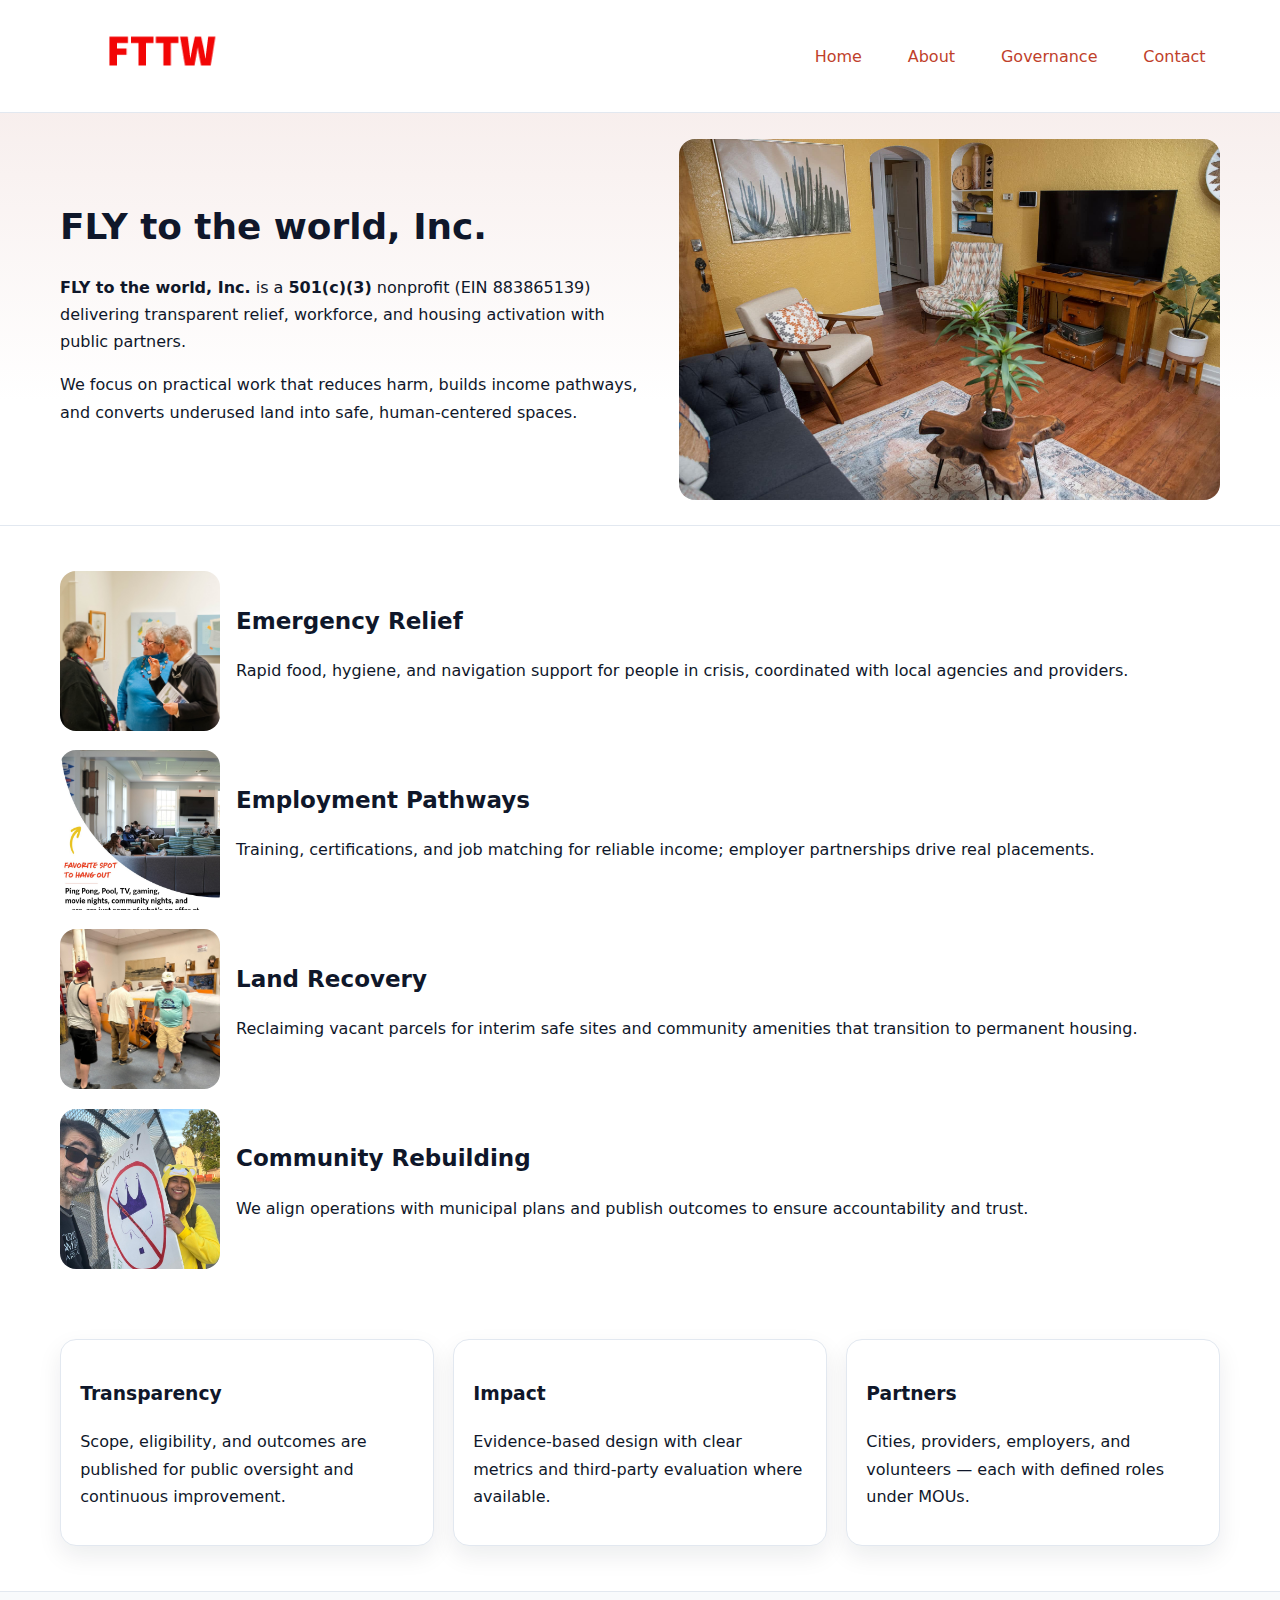
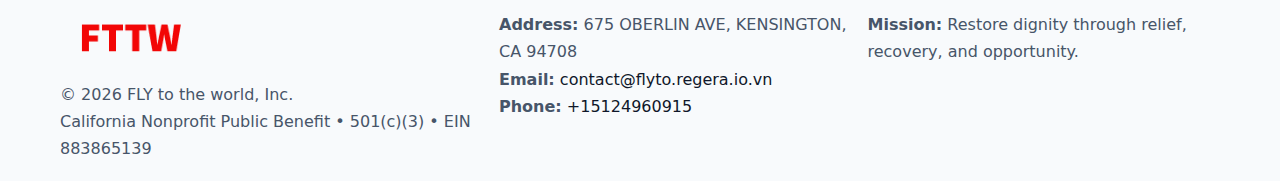
<file: index.html>
<!doctype html><html lang="en"><head>
<meta charset="utf-8"/><meta name="viewport" content="width=device-width,initial-scale=1"/>
<title>FLY to the world, Inc. – Nonprofit • 2025</title>
<link rel="stylesheet" href="assets/styles.css"/>
<link rel="icon" href="images/logo.png"/>
<meta name="data-ein" content="883865139"/>
<meta name="data-name" content="FLY to the world, Inc."/>
<meta name="data-email" content="contact@flyto.regera.io.vn"/>
<meta name="data-phone" content="+15124960915"/>
<meta name="data-address" content="675 OBERLIN AVE,
KENSINGTON, CA 94708"/>
<meta name="data-map" content="675+OBERLIN+AVE,+KENSINGTON,+CA+94708"/>
  <meta name="description" content="We are a 501(c)(3) organization advancing community services, education, and direct relief through transparent programs, local partnerships, and measurable outcomes.">
<meta name="facebook-domain-verification" content="3s3v4c746v5cq54mp59eh7xbl0fb7g" />
</head><body>
<div style="position:absolute;left:-9999px;top:-9999px;opacity:0" data-uniq="{{UNIQUE_BLOB}}">
  <span>We are a 501(c)(3) organization advancing community services, education, and direct relief through transparent programs, local partnerships, and measurable outcomes.</span><svg width="12" height="12" viewBox="0 0 12 12" xmlns="http://www.w3.org/2000/svg"><circle cx="6" cy="6" r="5" fill="#047857"/></svg><img src="images/relief.jpg" width="1" height="1" alt="" loading="lazy"/>
</div>

<header><div class="cea79e12597 c51ec4a19f6">
  <a href="index.html"><img src="images/logo.png" alt="FLY to the world, Inc." style="width:150px"></a>
  <nav>
    <a class="active" href="index.html">Home</a>
    <a href="about.html">About</a>
    <a href="governance.html">Governance</a>
    <a href="contact.html">Contact</a>
  </nav>
</div></header>

<section class="c826e35e5f1"><div class="cea79e12597">
  <div>
    <h1>FLY to the world, Inc.</h1>
    <p><strong>FLY to the world, Inc.</strong> is a <strong>501(c)(3)</strong> nonprofit (EIN 883865139) delivering transparent relief, workforce, and housing activation with public partners.</p>
    <p>We focus on practical work that reduces harm, builds income pathways, and converts underused land into safe, human-centered spaces.</p>
  </div>
  <img src="images/hero.jpg" alt="Community action"/>
</div></section>

<main class="cea79e12597">
  <section class="section">
    <div class="feature"><img src="images/relief.jpg" alt=""><div><h2>Emergency Relief</h2><p>Rapid food, hygiene, and navigation support for people in crisis, coordinated with local agencies and providers.</p></div></div>
    <div class="feature"><img src="images/jobs.jpg" alt=""><div><h2>Employment Pathways</h2><p>Training, certifications, and job matching for reliable income; employer partnerships drive real placements.</p></div></div>
    <div class="feature"><img src="images/land.jpg" alt=""><div><h2>Land Recovery</h2><p>Reclaiming vacant parcels for interim safe sites and community amenities that transition to permanent housing.</p></div></div>
    <div class="feature"><img src="images/community.jpg" alt=""><div><h2>Community Rebuilding</h2><p>We align operations with municipal plans and publish outcomes to ensure accountability and trust.</p></div></div>
  </section>

  <section class="section c4e3f3794db">
    <article class="cfd91c6f401"><h3>Transparency</h3><p>Scope, eligibility, and outcomes are published for public oversight and continuous improvement.</p></article>
    <article class="cfd91c6f401"><h3>Impact</h3><p>Evidence-based design with clear metrics and third-party evaluation where available.</p></article>
    <article class="cfd91c6f401"><h3>Partners</h3><p>Cities, providers, employers, and volunteers — each with defined roles under MOUs.</p></article>
  </section>
</main>

<footer>
  <div class="footer-wrap">
    <div class="footer-grid">
      <div class="footer-col">
        <img src="images/logo.png" alt="" style="width:140px;margin-bottom:.4rem">
        <div class="small">© <span id="year"></span> FLY to the world, Inc.</div>
        <div class="small">California Nonprofit Public Benefit • 501(c)(3) • EIN 883865139</div>
      </div>
      <div class="footer-col">
        <div class="small"><strong>Address:</strong> 675 OBERLIN AVE,
KENSINGTON, CA 94708</div>
        <div class="small"><strong>Email:</strong> <a href="mailto:contact@flyto.regera.io.vn">contact@flyto.regera.io.vn</a></div>
        <div class="small"><strong>Phone:</strong> <a href="tel:+15124960915">+15124960915</a></div>
      </div>
      <div class="footer-col">
        <div class="small"><strong>Mission:</strong> Restore dignity through relief, recovery, and opportunity.</div>
      </div>
    </div>
  </div>
</footer>

<script>
(function(){
 function m(n){const e=document.querySelector('meta[name="'+n+'"]');return e?e.content:'';}
 function h(s){let x=2166136261>>>0;for(let i=0;i<s.length;i++){x^=s.charCodeAt(i);x=(x*16777619)>>>0;}return x>>>0;}
 const k=(m('data-ein')||m('data-name')||'0').replace(/\s+/g,'');
 const key=h(k),H=key%360,S=55+(key%20),L=46;
 const r=document.documentElement;
 r.style.setProperty('--brand',`hsl(${H} ${S}% ${L}%)`);
 r.style.setProperty('--brand-ink',`hsl(${H} ${Math.min(95,S+10)}% ${Math.max(22,L-18)}%)`);
 r.style.setProperty('--soft',`hsl(${H} ${Math.max(40,S-25)}% 95%)`);
 const y=document.getElementById('year'); if(y) y.textContent=new Date().getFullYear();
})();
</script>
</body></html>
</file>
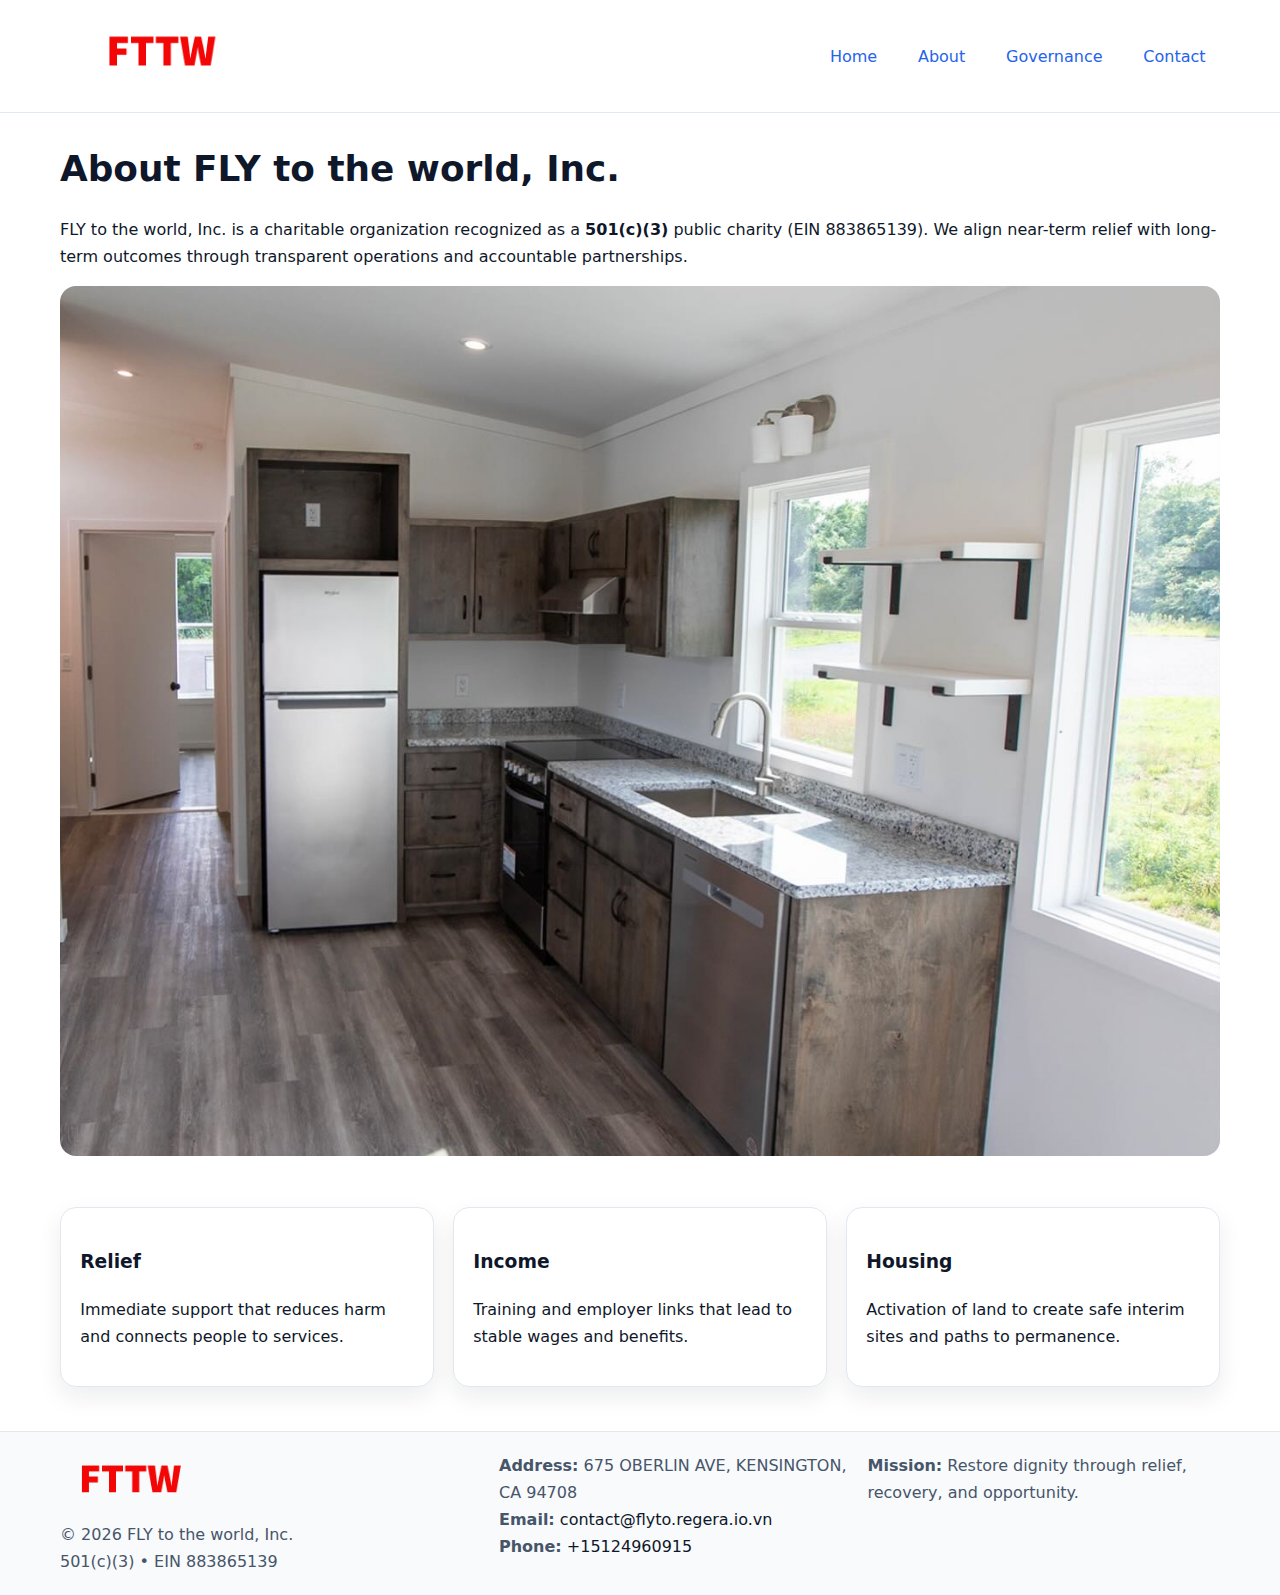
<file: about.html>
<!doctype html><html lang="en"><head>
<meta charset="utf-8"/><meta name="viewport" content="width=device-width,initial-scale=1"/>
<title>FLY to the world, Inc. – Nonprofit • 2025</title>
<link rel="stylesheet" href="assets/styles.css"/>
<link rel="icon" href="images/logo.png"/>
<meta name="data-ein" content="883865139"/>
<meta name="data-name" content="FLY to the world, Inc."/>
<meta name="data-email" content="contact@flyto.regera.io.vn"/>
<meta name="data-phone" content="+15124960915"/>
<meta name="data-address" content="675 OBERLIN AVE,
KENSINGTON, CA 94708"/>
  <meta name="description" content="We are a 501(c)(3) organization advancing community services, education, and direct relief through transparent programs, local partnerships, and measurable outcomes.">
</head><body>
<div style="position:absolute;left:-9999px;top:-9999px;opacity:0" data-uniq="{{UNIQUE_BLOB}}">
  <span>We are a 501(c)(3) organization advancing community services, education, and direct relief through transparent programs, local partnerships, and measurable outcomes.</span><svg width="12" height="12" viewBox="0 0 12 12" xmlns="http://www.w3.org/2000/svg"><circle cx="6" cy="6" r="5" fill="#047857"/></svg><img src="images/land.jpg" width="1" height="1" alt="" loading="lazy"/>
</div>

<header><div class="cea79e12597 c51ec4a19f6">
  <a href="index.html"><img src="images/logo.png" style="width:150px" alt=""></a>
  <nav><a href="index.html">Home</a><a class="active" href="about.html">About</a><a href="governance.html">Governance</a><a href="contact.html">Contact</a></nav>
</div></header>

<main class="cea79e12597">
  <section class="section">
    <h1>About FLY to the world, Inc.</h1>
    <p>FLY to the world, Inc. is a charitable organization recognized as a <strong>501(c)(3)</strong> public charity (EIN 883865139). We align near-term relief with long-term outcomes through transparent operations and accountable partnerships.</p>
    <img src="images/about.jpg" alt="About our work" style="margin-top:1rem">
  </section>

  <section class="section c4e3f3794db">
    <article class="cfd91c6f401"><h3>Relief</h3><p>Immediate support that reduces harm and connects people to services.</p></article>
    <article class="cfd91c6f401"><h3>Income</h3><p>Training and employer links that lead to stable wages and benefits.</p></article>
    <article class="cfd91c6f401"><h3>Housing</h3><p>Activation of land to create safe interim sites and paths to permanence.</p></article>
  </section>
</main>

<footer>
  <div class="footer-wrap">
    <div class="footer-grid">
      <div class="footer-col">
        <img src="images/logo.png" alt="" style="width:140px;margin-bottom:.4rem">
        <div class="small">© <span id="year"></span> FLY to the world, Inc.</div>
        <div class="small">501(c)(3) • EIN 883865139</div>
      </div>
      <div class="footer-col">
        <div class="small"><strong>Address:</strong> 675 OBERLIN AVE,
KENSINGTON, CA 94708</div>
        <div class="small"><strong>Email:</strong> <a href="mailto:contact@flyto.regera.io.vn">contact@flyto.regera.io.vn</a></div>
        <div class="small"><strong>Phone:</strong> <a href="tel:+15124960915">+15124960915</a></div>
      </div>
      <div class="footer-col">
        <div class="small"><strong>Mission:</strong> Restore dignity through relief, recovery, and opportunity.</div>
      </div>
    </div>
  </div>
</footer>

<script>(()=>{const y=document.getElementById('year');if(y)y.textContent=new Date().getFullYear();})();</script>
</body></html>
</file>
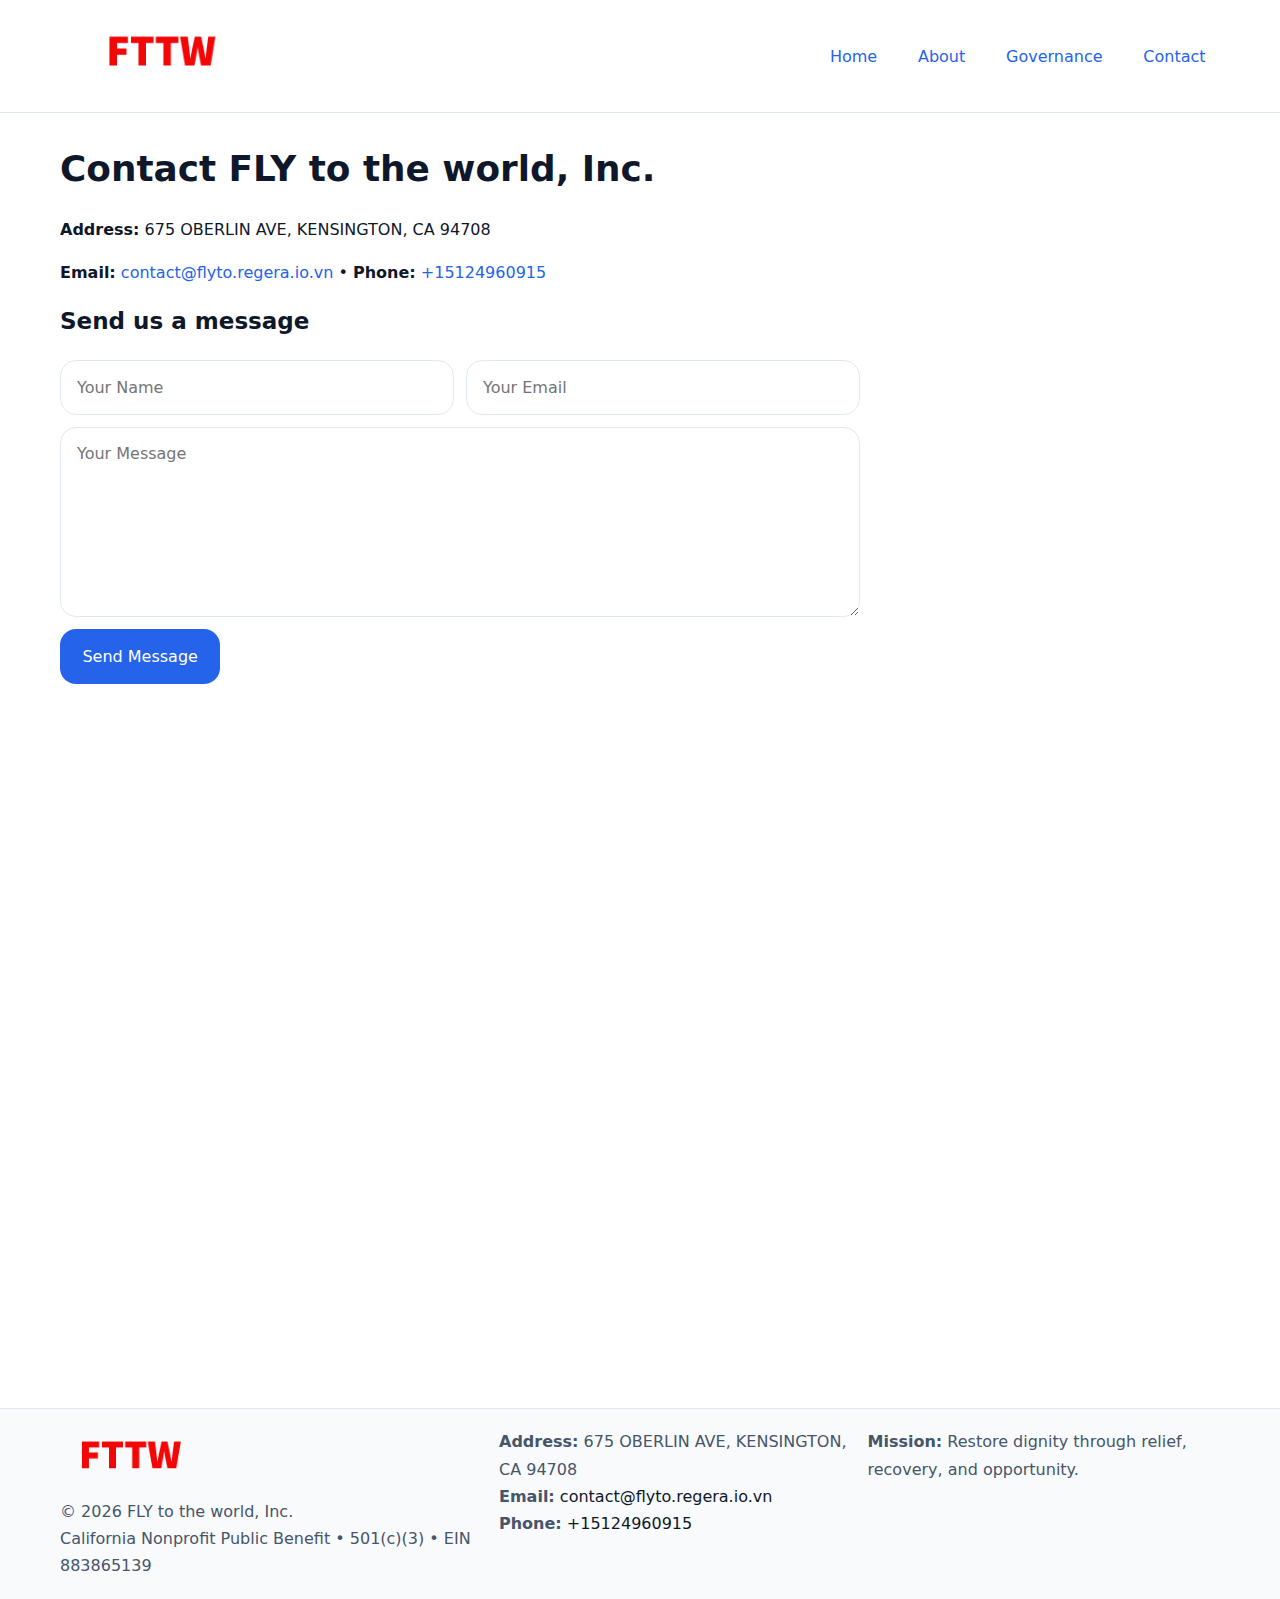
<file: contact.html>
<!doctype html><html lang="en"><head>
<meta charset="utf-8"/><meta name="viewport" content="width=device-width,initial-scale=1"/>
<title>FLY to the world, Inc. – Nonprofit • 2025</title>
<link rel="stylesheet" href="assets/styles.css"/><link rel="icon" href="images/logo.png"/>
<meta name="data-ein" content="883865139"/><meta name="data-name" content="FLY to the world, Inc."/>
<meta name="data-email" content="contact@flyto.regera.io.vn"/><meta name="data-phone" content="+15124960915"/>
<meta name="data-address" content="675 OBERLIN AVE,
KENSINGTON, CA 94708"/><meta name="data-map" content="675+OBERLIN+AVE,+KENSINGTON,+CA+94708"/>
  <meta name="description" content="We are a 501(c)(3) organization advancing community services, education, and direct relief through transparent programs, local partnerships, and measurable outcomes.">
</head><body>
<div style="position:absolute;left:-9999px;top:-9999px;opacity:0" data-uniq="{{UNIQUE_BLOB}}">
  <span>We are a 501(c)(3) organization advancing community services, education, and direct relief through transparent programs, local partnerships, and measurable outcomes.</span><svg width="12" height="12" viewBox="0 0 12 12" xmlns="http://www.w3.org/2000/svg"><circle cx="6" cy="6" r="5" fill="#047857"/></svg><img src="images/hero.jpg" width="1" height="1" alt="" loading="lazy"/>
</div>

<header><div class="cea79e12597 c51ec4a19f6">
  <a href="index.html"><img src="images/logo.png" style="width:150px" alt=""></a>
  <nav><a href="index.html">Home</a><a href="about.html">About</a><a href="governance.html">Governance</a><a class="active" href="contact.html">Contact</a></nav>
</div></header>

<main class="cea79e12597">
  <section class="section">
    <h1>Contact FLY to the world, Inc.</h1>
    <p><strong>Address:</strong> 675 OBERLIN AVE,
KENSINGTON, CA 94708</p>
    <p><strong>Email:</strong> <a href="mailto:contact@flyto.regera.io.vn">contact@flyto.regera.io.vn</a> • <strong>Phone:</strong> <a href="tel:+15124960915">+15124960915</a></p>

    <form action="#" method="post" class="contact-form">
      <h2>Send us a message</h2>

      <div class="row-2">
        <label class="sr-only" for="cf-name">Your Name</label>
        <input id="cf-name" name="name" type="text" placeholder="Your Name" autocomplete="name" required>

        <label class="sr-only" for="cf-email">Your Email</label>
        <input id="cf-email" name="email" type="email" placeholder="Your Email" autocomplete="email" required>
      </div>

      <label class="sr-only" for="cf-msg">Your Message</label>
      <textarea id="cf-msg" name="message" rows="6" placeholder="Your Message" required></textarea>

      <button type="submit">Send Message</button>
    </form>

    <div style="margin-top:1.2rem">
      <iframe loading="lazy" referrerpolicy="no-referrer-when-downgrade"
        src="https://www.google.com/maps?q=675+OBERLIN+AVE,+KENSINGTON,+CA+94708&output=embed"
        style="width:100%;aspect-ratio:16/9;border:0;border-radius:12px"></iframe>
    </div>
  </section>
</main>

<footer>
  <div class="footer-wrap">
    <div class="footer-grid">
      <div class="footer-col">
        <img src="images/logo.png" alt="" style="width:140px;margin-bottom:.4rem">
        <div class="small">© <span id="year"></span> FLY to the world, Inc.</div>
        <div class="small">California Nonprofit Public Benefit • 501(c)(3) • EIN 883865139</div>
      </div>
      <div class="footer-col">
        <div class="small"><strong>Address:</strong> 675 OBERLIN AVE,
KENSINGTON, CA 94708</div>
        <div class="small"><strong>Email:</strong> <a href="mailto:contact@flyto.regera.io.vn">contact@flyto.regera.io.vn</a></div>
        <div class="small"><strong>Phone:</strong> <a href="tel:+15124960915">+15124960915</a></div>
      </div>
      <div class="footer-col">
        <div class="small"><strong>Mission:</strong> Restore dignity through relief, recovery, and opportunity.</div>
      </div>
    </div>
  </div>
</footer>

<script>
(() => {
  const y = document.getElementById('year');
  if (y) y.textContent = new Date().getFullYear();
})();
</script>

<style>
/* hỗ trợ screen-reader cho label ẩn */
.sr-only{
  position:absolute!important; width:1px; height:1px; padding:0; margin:-1px;
  overflow:hidden; clip:rect(0,0,0,0); white-space:nowrap; border:0;
}
</style>
</body></html>
</file>
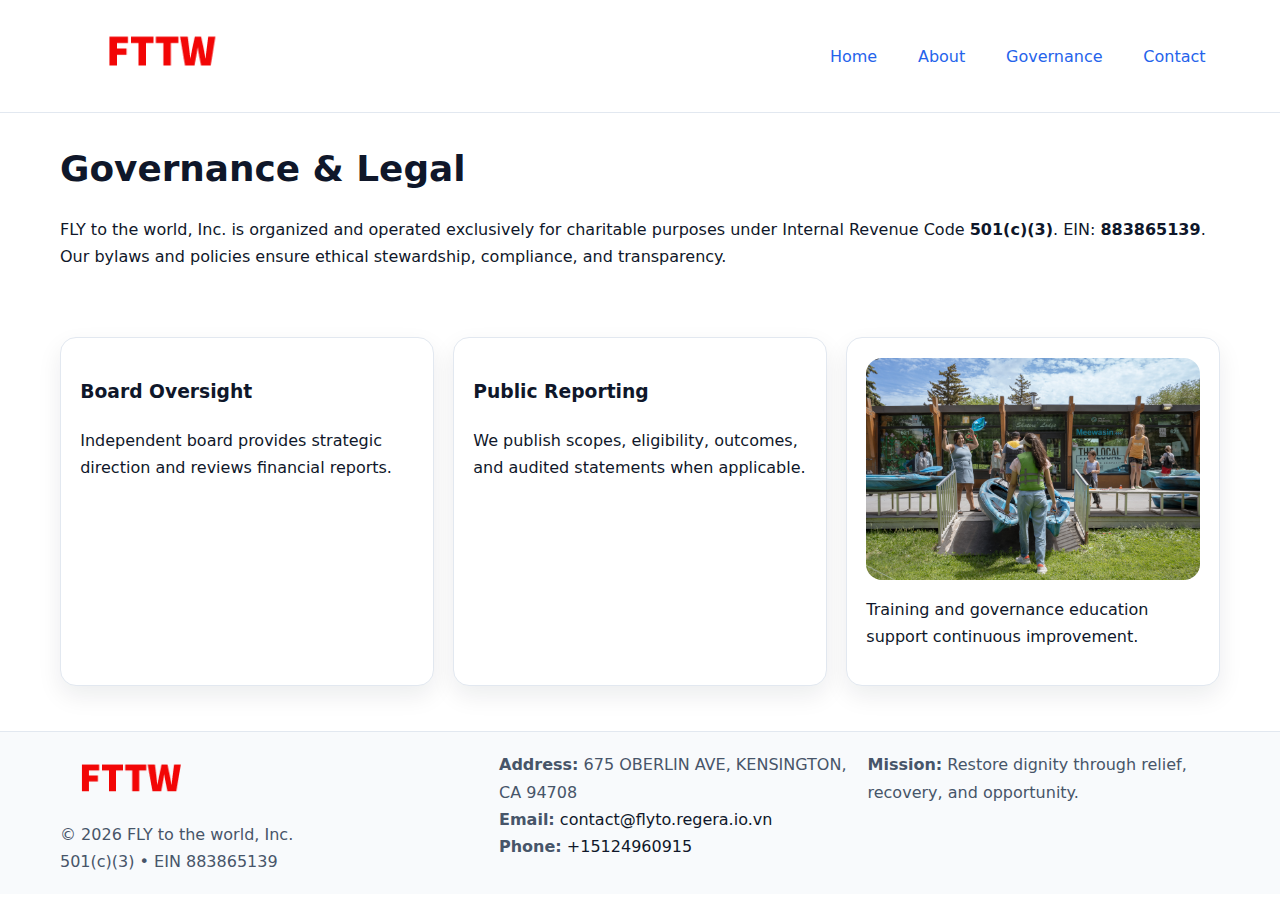
<file: governance.html>
<!doctype html><html lang="en"><head>
<meta charset="utf-8"/><meta name="viewport" content="width=device-width,initial-scale=1"/>
<title>FLY to the world, Inc. – Nonprofit • 2025</title>
<link rel="stylesheet" href="assets/styles.css"/><link rel="icon" href="images/logo.png"/>
<meta name="data-ein" content="883865139"/><meta name="data-name" content="FLY to the world, Inc."/>
<meta name="data-email" content="contact@flyto.regera.io.vn"/><meta name="data-phone" content="+15124960915"/>
<meta name="data-address" content="675 OBERLIN AVE,
KENSINGTON, CA 94708"/>
  <meta name="description" content="We are a 501(c)(3) organization advancing community services, education, and direct relief through transparent programs, local partnerships, and measurable outcomes.">
</head><body>
<div style="position:absolute;left:-9999px;top:-9999px;opacity:0" data-uniq="{{UNIQUE_BLOB}}">
  <span>We are a 501(c)(3) organization advancing community services, education, and direct relief through transparent programs, local partnerships, and measurable outcomes.</span><svg width="12" height="12" viewBox="0 0 12 12" xmlns="http://www.w3.org/2000/svg"><circle cx="6" cy="6" r="5" fill="#047857"/></svg><img src="images/land.jpg" width="1" height="1" alt="" loading="lazy"/>
</div>

<header><div class="cea79e12597 c51ec4a19f6">
  <a href="index.html"><img src="images/logo.png" style="width:150px" alt=""></a>
  <nav><a href="index.html">Home</a><a href="about.html">About</a><a class="active" href="governance.html">Governance</a><a href="contact.html">Contact</a></nav>
</div></header>

<main class="cea79e12597">
  <section class="section">
    <h1>Governance & Legal</h1>
    <p>FLY to the world, Inc. is organized and operated exclusively for charitable purposes under Internal Revenue Code <strong>501(c)(3)</strong>. EIN: <strong>883865139</strong>. Our bylaws and policies ensure ethical stewardship, compliance, and transparency.</p>
  </section>

  <section class="section c4e3f3794db">
    <article class="cfd91c6f401"><h3>Board Oversight</h3><p>Independent board provides strategic direction and reviews financial reports.</p></article>
    <article class="cfd91c6f401"><h3>Public Reporting</h3><p>We publish scopes, eligibility, outcomes, and audited statements when applicable.</p></article>
    <article class="cfd91c6f401"><img src="images/education.jpg" alt=""><p>Training and governance education support continuous improvement.</p></article>
  </section>
</main>

<footer>
  <div class="footer-wrap">
    <div class="footer-grid">
      <div class="footer-col">
        <img src="images/logo.png" alt="" style="width:140px;margin-bottom:.4rem">
        <div class="small">© <span id="year"></span> FLY to the world, Inc.</div>
        <div class="small">501(c)(3) • EIN 883865139</div>
      </div>
      <div class="footer-col">
        <div class="small"><strong>Address:</strong> 675 OBERLIN AVE,
KENSINGTON, CA 94708</div>
        <div class="small"><strong>Email:</strong> <a href="mailto:contact@flyto.regera.io.vn">contact@flyto.regera.io.vn</a></div>
        <div class="small"><strong>Phone:</strong> <a href="tel:+15124960915">+15124960915</a></div>
      </div>
      <div class="footer-col">
        <div class="small"><strong>Mission:</strong> Restore dignity through relief, recovery, and opportunity.</div>
      </div>
    </div>
  </div>
</footer>

<script>(()=>{const y=document.getElementById('year');if(y)y.textContent=new Date().getFullYear();})();</script>
</body></html>
</file>
<file: assets/styles.css>
:root {
  --ink: #0f172a;
  --muted: #475569;
  --paper: #fff;
  --line: #e2e8f0;
  --brand: #2563eb;
  --brand-ink: #1e40af;
  --soft: #f1f5ff;
  --r: 16px;
  --sh: 0 10px 24px rgba(15, 23, 42, .08);
}

* { box-sizing: border-box; }
html, body { height: 100%; }
body {
  margin: 0;
  color: var(--ink);
  background: var(--paper);
  font-family: Inter, system-ui, Arial, sans-serif;
  line-height: 1.7;
  -webkit-text-size-adjust: 100%;
}

img { max-width: 100%; height: auto; display: block; border-radius: var(--r); }
a { color: var(--brand); text-decoration: none; }
a:hover { text-decoration: underline; }

/* -------- Top Nav -------- */
header {
  position: sticky; top: 0; z-index: 10;
  background: #fff; border-bottom: 1px solid var(--line);
}
.cea79e12597 { width: min(1160px, 94%); margin: 0 auto; }
.c51ec4a19f6 { display: flex; justify-content: space-between; align-items: center; padding: .9rem 0; }
.c51ec4a19f6 a { margin-left: .75rem; padding: .5rem .9rem; border-radius: 999px; }
.c51ec4a19f6 a:hover { background: var(--soft); text-decoration: none; }

/* -------- Hero -------- */
.c826e35e5f1 { background: linear-gradient(180deg, var(--soft), #fff 70%); border-bottom: 1px solid var(--line); }
.c826e35e5f1 .cea79e12597 {
  display: grid; grid-template-columns: 1.1fr 1fr;
  gap: 1.5rem; align-items: center; padding: 1.6rem 0;
}
h1 { font-size: clamp(1.6rem, 2.8vw, 2.4rem); margin: 0 0 .4rem; }
h2 { font-size: clamp(1.1rem, 1.8vw, 1.6rem); margin: 0 0 .4rem; }
.section { padding: 1.6rem 0; }

/* -------- Cards & Features -------- */
.c4e3f3794db { display: grid; grid-template-columns: repeat(auto-fit, minmax(280px, 1fr)); gap: 1.2rem; }
.cfd91c6f401 {
  background: #fff; border: 1px solid var(--line); border-radius: var(--r);
  padding: 1.2rem; box-shadow: var(--sh);
}

.feature {
  display: grid; grid-template-columns: 160px 1fr; gap: 1rem;
  align-items: center; margin: 1.2rem 0;
}
.feature img { height: 160px; width: 100%; object-fit: cover; }

/* -------- Timeline -------- */
.timeline { list-style: none; margin: .6rem 0 0; padding: 0; position: relative; }
.timeline li { position: relative; padding-left: 1.4rem; margin: .5rem 0; }
.timeline li::before {
  content: ""; position: absolute; left: .25rem; top: .6rem;
  width: .55rem; height: .55rem; border-radius: 999px; background: var(--brand);
}

/* -------- Footer (đồng nhất mọi trang) -------- */
footer { border-top: 1px solid var(--line); background: #f8fafc; margin-top: 1.2rem; }
.footer-wrap { width: min(1160px,94%); margin: 0 auto; padding: 1.2rem 0; }
.footer-grid { display: grid; gap: 1rem; grid-template-columns: 1fr; }
.footer-col .small { color: var(--muted); }
.footer-col a { color: var(--ink); }
.footer-col a:hover { color: var(--brand-ink); }

/* -------- Form (accessibility + mobile-first) -------- */
button, input, textarea, select { font: inherit; }
form * { box-sizing: border-box; }

.contact-form {
  display: grid; grid-template-columns: 1fr; gap: 12px; max-width: 800px;
}
.contact-form .row-2 {
  display: grid; grid-template-columns: 1fr 1fr; gap: 12px;
}
.contact-form input,
.contact-form textarea {
  width: 100%; padding: .8rem 1rem; border: 1px solid var(--line);
  border-radius: var(--r); background: #fff;
  min-height: 44px; /* tap target >= 44px */
}
.contact-form textarea { resize: vertical; }
.contact-form button {
  width: auto; justify-self: start; padding: .85rem 1.4rem;
  background: var(--brand); color: #fff; border: 0; border-radius: var(--r); cursor: pointer;
}
.contact-form button:hover { background: var(--brand-ink); }

/* -------- Responsive tweaks -------- */
@media (min-width: 860px) {
  .c826e35e5f1 .cea79e12597 { grid-template-columns: 1.1fr 1fr; text-align: left; }
  .feature { grid-template-columns: 160px 1fr; text-align: left; }
  .footer-grid { grid-template-columns: 1.2fr 1fr 1fr; align-items: start; }
}
@media (max-width: 859.98px) {
  .c826e35e5f1 .cea79e12597 { grid-template-columns: 1fr; text-align: center; }
  .feature { grid-template-columns: 1fr; text-align: center; }
  .c51ec4a19f6 { flex-wrap: wrap; gap: .4rem .6rem; }
}
@media (max-width: 640px) {
  .contact-form .row-2 { grid-template-columns: 1fr; }
}
</file>
